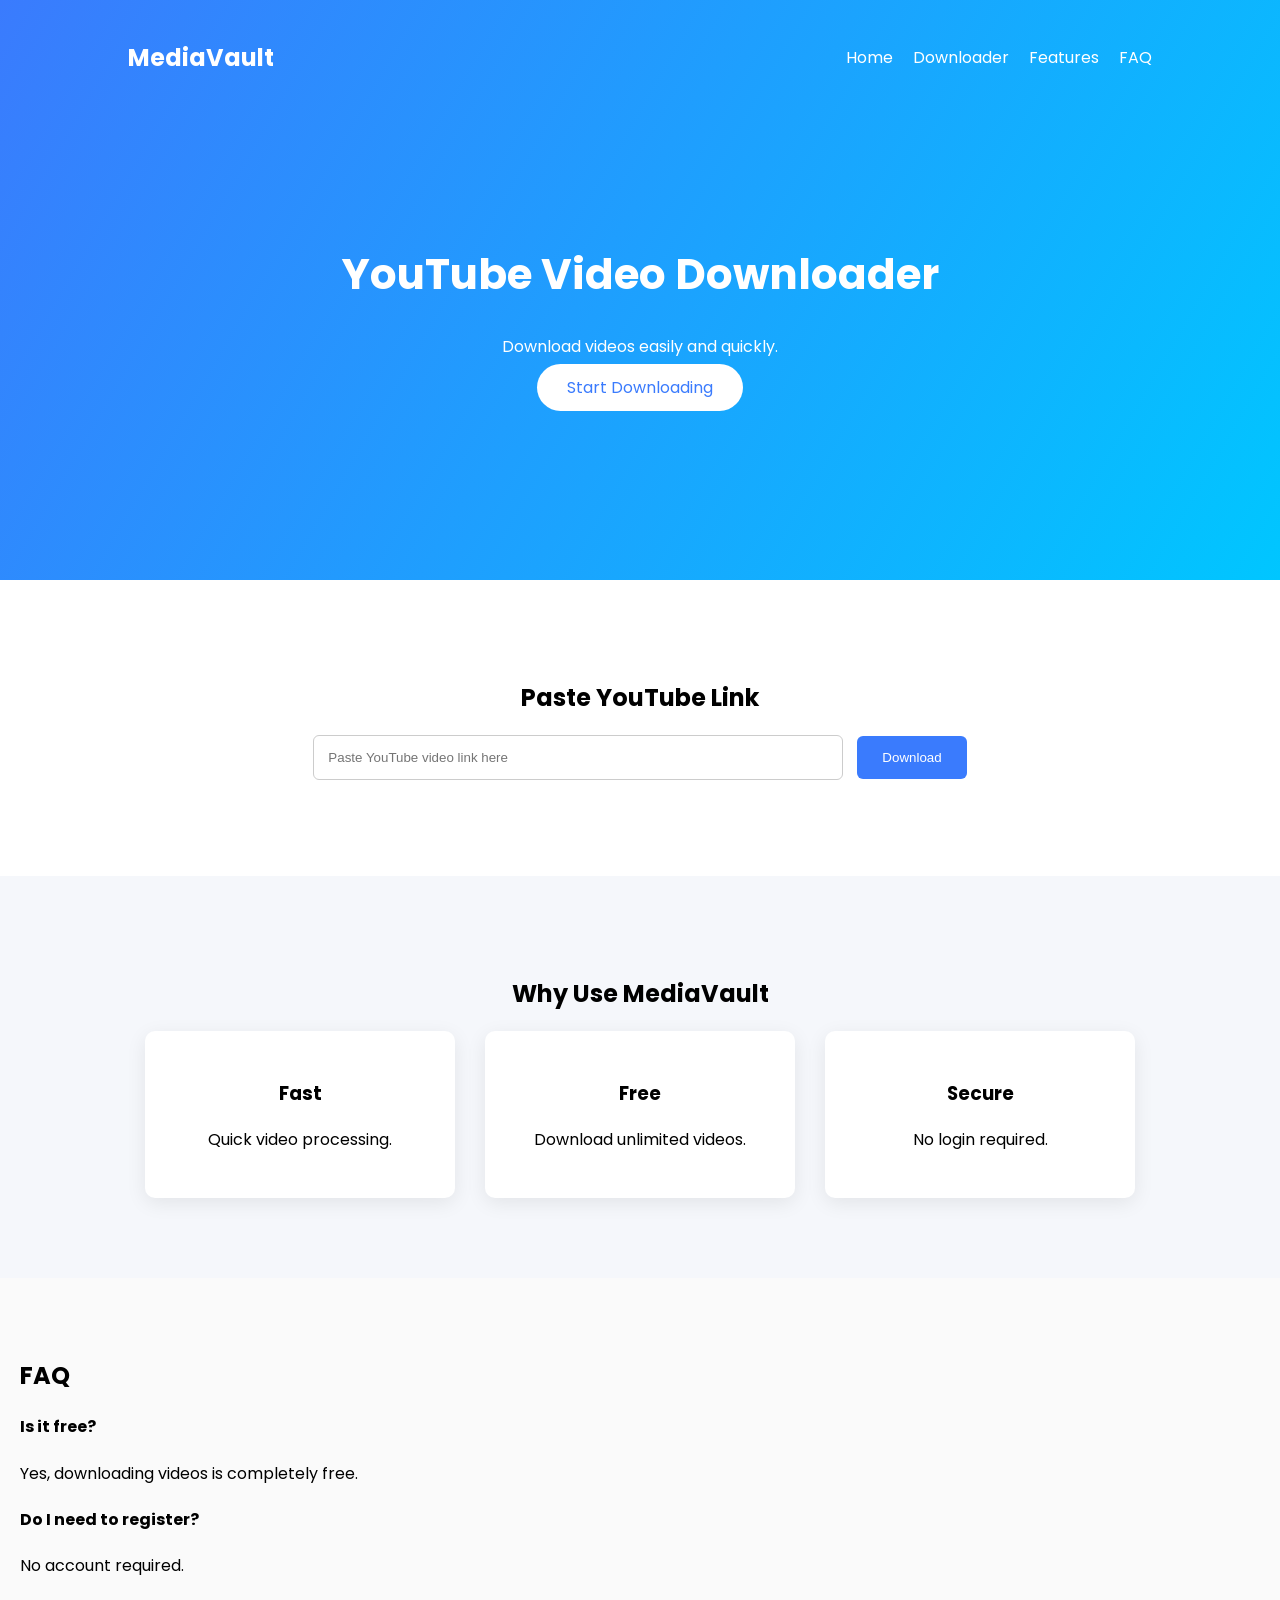
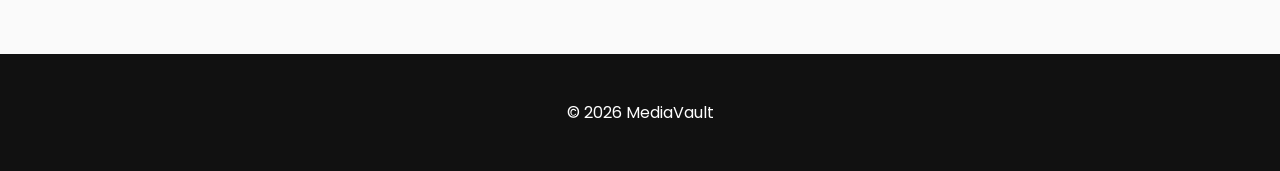
<file: index.html>
<!DOCTYPE html>
<html lang="en">

<head>

<meta charset="UTF-8">

<meta name="viewport" content="width=device-width, initial-scale=1.0">

<title>MediaVault Downloader</title>

<link rel="stylesheet" href="style.css">

<link href="https://fonts.googleapis.com/css2?family=Poppins:wght@300;400;600&display=swap" rel="stylesheet">

</head>

<body>

<header>

<nav class="nav">

<h2 class="logo">MediaVault</h2>

<ul>

<li><a href="#home">Home</a></li>

<li><a href="#downloader">Downloader</a></li>

<li><a href="#features">Features</a></li>

<li><a href="#faq">FAQ</a></li>

</ul>

</nav>

<div class="hero" id="home">

<h1>YouTube Video Downloader</h1>

<p>Download videos easily and quickly.</p>

<a href="#downloader" class="btn">Start Downloading</a>

</div>

</header>

<section id="downloader" class="downloader">

<h2>Paste YouTube Link</h2>

<input type="text" id="videoUrl" placeholder="Paste YouTube video link here">

<button onclick="downloadVideo()">Download</button>

<p id="message"></p>

</section>

<section id="features" class="features">

<h2>Why Use MediaVault</h2>

<div class="feature-grid">

<div class="card">

<h3>Fast</h3>

<p>Quick video processing.</p>

</div>

<div class="card">

<h3>Free</h3>

<p>Download unlimited videos.</p>

</div>

<div class="card">

<h3>Secure</h3>

<p>No login required.</p>

</div>

</div>

</section>

<section id="faq" class="faq">

<h2>FAQ</h2>

<div class="faq-item">

<h4>Is it free?</h4>

<p>Yes, downloading videos is completely free.</p>

</div>

<div class="faq-item">

<h4>Do I need to register?</h4>

<p>No account required.</p>

</div>

</section>

<footer>

<p>© 2026 MediaVault</p>

</footer>

<script src="script.js"></script>

</body>

</html>
</file>
<file: style.css>
body{

font-family:Poppins;

margin:0;

background:#f5f7fb;

}

header{

background:linear-gradient(120deg,#3a7bfd,#00c6ff);

color:white;

padding-bottom:80px;

}

.nav{

display:flex;

justify-content:space-between;

padding:20px 10%;

align-items:center;

}

.nav ul{

display:flex;

list-style:none;

}

.nav ul li{

margin-left:20px;

}

.nav ul li a{

color:white;

text-decoration:none;

}

.hero{

text-align:center;

padding:100px 20px;

}

.hero h1{

font-size:42px;

}

.btn{

background:white;

color:#3a7bfd;

padding:12px 30px;

border-radius:30px;

text-decoration:none;

}

.downloader{

text-align:center;

padding:80px 20px;

background:white;

}

.downloader input{

width:60%;

max-width:500px;

padding:14px;

border:1px solid #ccc;

border-radius:6px;

}

.downloader button{

padding:14px 25px;

margin-left:10px;

background:#3a7bfd;

border:none;

color:white;

border-radius:6px;

cursor:pointer;

}

.features{

padding:80px 20px;

text-align:center;

}

.feature-grid{

display:flex;

justify-content:center;

gap:30px;

flex-wrap:wrap;

}

.card{

background:white;

padding:30px;

border-radius:10px;

width:250px;

box-shadow:0 5px 20px rgba(0,0,0,0.08);

}

.faq{

padding:60px 20px;

background:#fafafa;

}

footer{

text-align:center;

padding:30px;

background:#111;

color:white;

}
</file>
